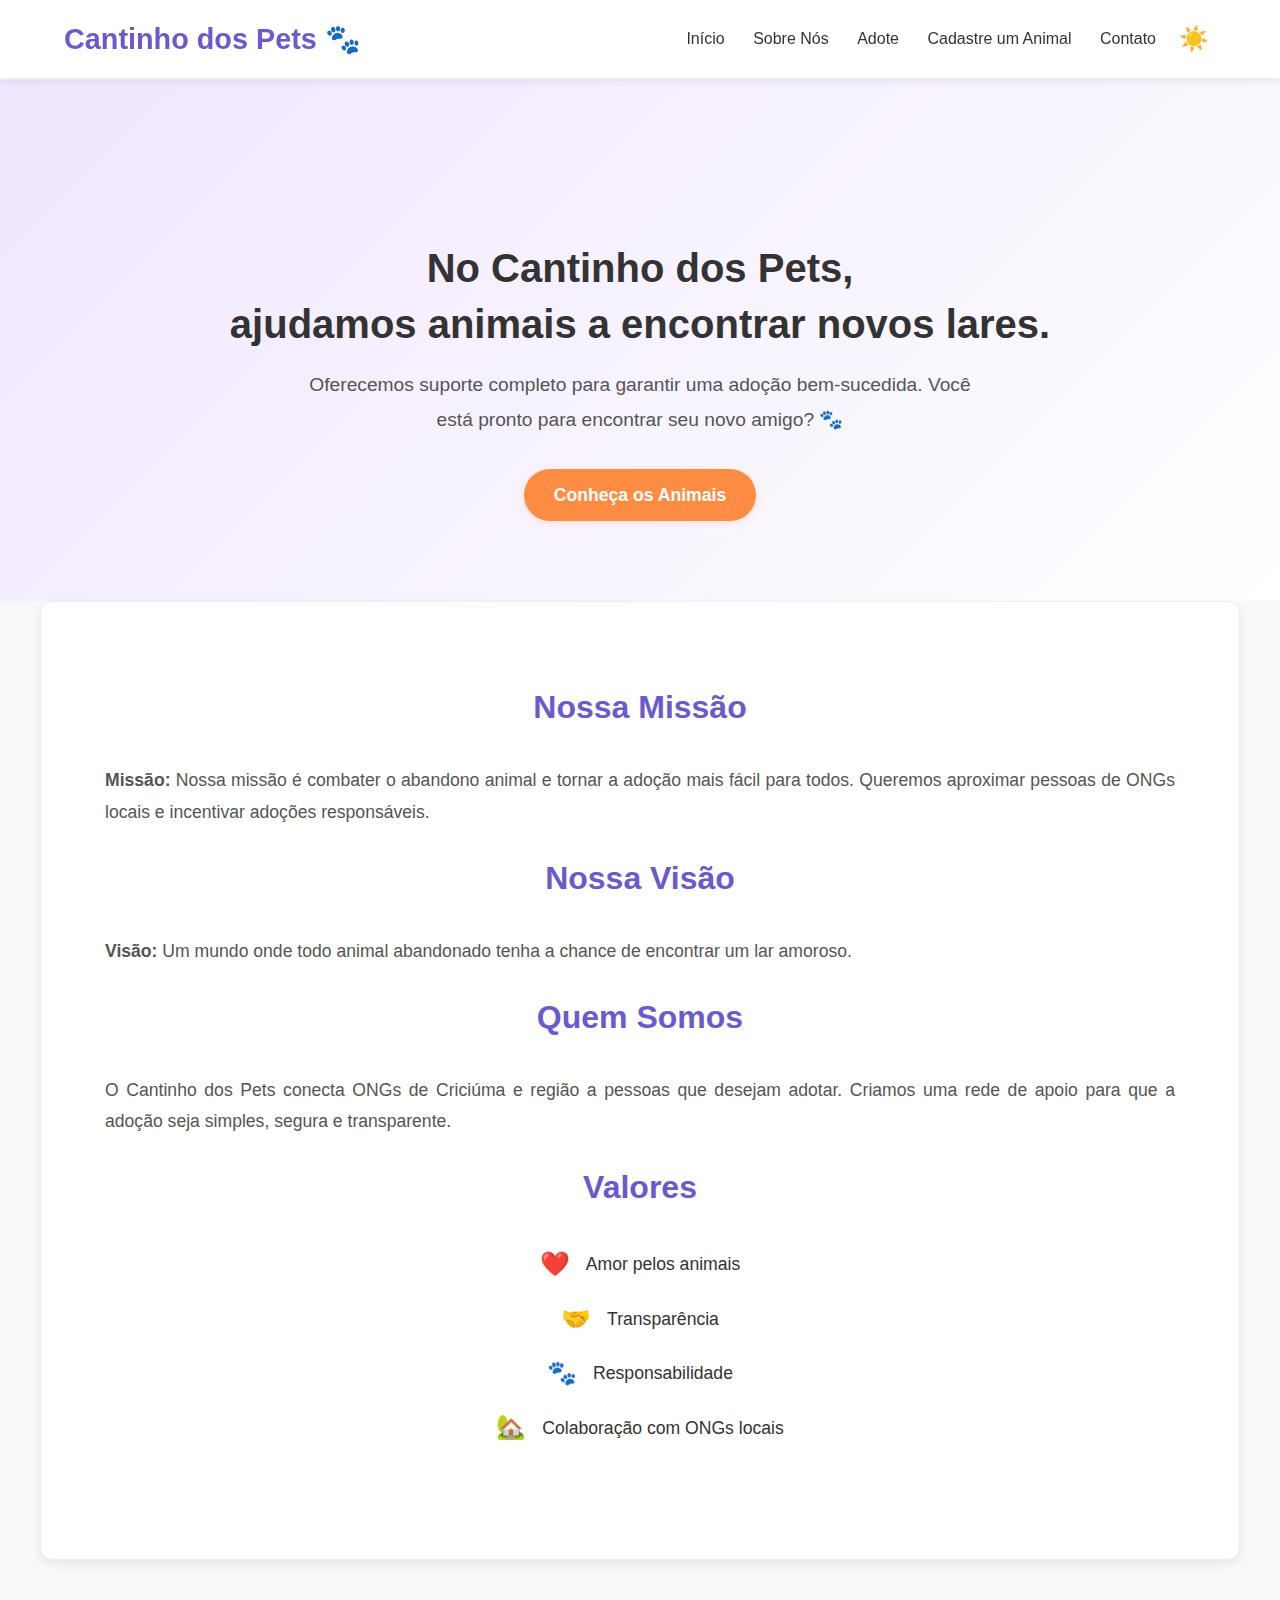
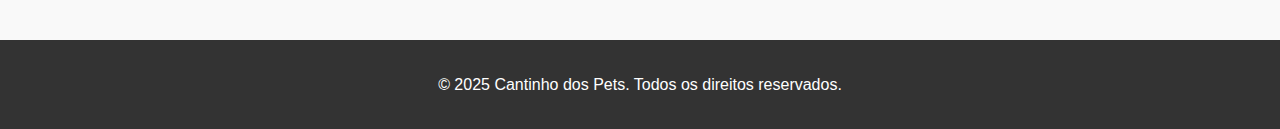
<file: index.html>
<!DOCTYPE html>
<html lang="pt-BR">
<head>
  <meta charset="UTF-8" />
  <meta name="viewport" content="width=device-width, initial-scale=1.0"/>
  <title>Cantinho dos Pets</title>
  <link rel="stylesheet" href="css/style.css" />
  <script src="js/main.js" defer></script>
</head>
<body class="light">
  <header>
    <div class="logo">Cantinho dos Pets 🐾</div>
    <nav>
      <a href="/">Início</a>
      <a href="sobre.html">Sobre Nós</a>
      <a href="adote.html">Adote</a>
      <a href="cadastro.html">Cadastre um Animal</a>
      <a href="contato.html">Contato</a>
    </nav>
    <button id="theme-toggle" class="theme-toggle" aria-label="Alternar modo escuro/claro">
      <span class="theme-icon">☀️</span>
    </button>
  </header>

  <section class="hero">
    <h1>No Cantinho dos Pets,<br>ajudamos animais a encontrar novos lares.</h1>
    <p>Oferecemos suporte completo para garantir uma adoção bem-sucedida. Você está pronto para encontrar seu novo amigo? 🐾</p>
    <a href="adote.html" class="btn-primary">Conheça os Animais</a>
  </section>

  <section class="about-section">
    <h2>Nossa Missão</h2>
    <p><strong>Missão:</strong> Nossa missão é combater o abandono animal e tornar a adoção mais fácil para todos. Queremos aproximar pessoas de ONGs locais e incentivar adoções responsáveis.</p>

    <h2>Nossa Visão</h2>
    <p><strong>Visão:</strong> Um mundo onde todo animal abandonado tenha a chance de encontrar um lar amoroso.</p>

    <h2>Quem Somos</h2>
    <p>O Cantinho dos Pets conecta ONGs de Criciúma e região a pessoas que desejam adotar. Criamos uma rede de apoio para que a adoção seja simples, segura e transparente.</p>

    <h2>Valores</h2>
    <ul class="values">
      <li><span>❤️</span> Amor pelos animais</li>
      <li><span>🤝</span> Transparência</li>
      <li><span>🐾</span> Responsabilidade</li>
      <li><span>🏡</span> Colaboração com ONGs locais</li>
    </ul>
  </section>

  <footer>
    <p>&copy; 2025 Cantinho dos Pets. Todos os direitos reservados.</p>
  </footer>
</body>
</html>
</file>
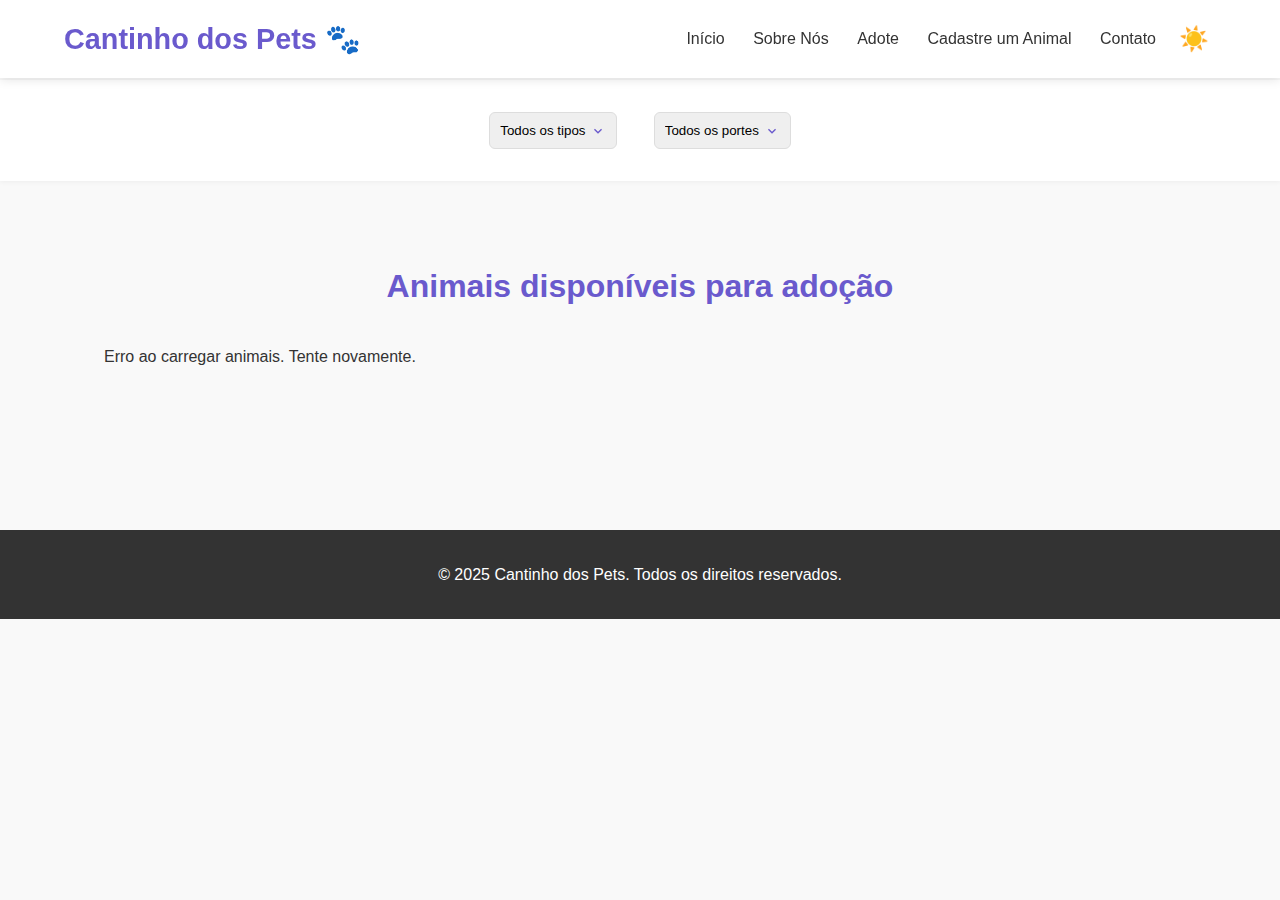
<file: adote.html>
<!DOCTYPE html>
<html lang="pt-BR">
<head>
  <meta charset="UTF-8" />
  <meta name="viewport" content="width=device-width, initial-scale=1.0"/>
  <title>Adote um Pet - Cantinho dos Pets</title>
  <link rel="stylesheet" href="css/style.css" />
  <script src="js/main.js" defer></script>
</head>
<body class="light">
  <header>
    <div class="logo">Cantinho dos Pets 🐾</div>
    <nav>
      <a href="/">Início</a>
      <a href="sobre.html">Sobre Nós</a>
      <a href="adote.html">Adote</a>
      <a href="cadastro.html">Cadastre um Animal</a>
      <a href="contato.html">Contato</a>
    </nav>
    <button id="theme-toggle" class="theme-toggle" aria-label="Alternar modo escuro/claro">
      <span class="theme-icon">☀️</span>
    </button>
  </header>

  <section class="filter-bar">
    <select id="filtro-tipo">
      <option value="">Todos os tipos</option>
      <option value="cachorro">Cachorro</option>
      <option value="gato">Gato</option>
      <option value="outros">Outros</option>
    </select>
    <select id="filtro-porte">
      <option value="">Todos os portes</option>
      <option value="pequeno">Pequeno</option>
      <option value="medio">Médio</option>
      <option value="grande">Grande</option>
    </select>
  </section>

  <section class="animals-list">
    <h2>Animais disponíveis para adoção</h2>
    <div class="cards" id="animais-lista">
      <!-- Carregado via JS -->
    </div>
  </section>

  <!-- Modal de Interesse -->
  <div id="modal-interesse" class="modal">
    <div class="modal-content">
      <span class="close">&times;</span>
      <h3>Tenho Interesse em Adotar!</h3>
      <form id="form-interesse">
        <input type="text" name="nome" placeholder="Seu nome completo" required>
        <input type="email" name="email" placeholder="Seu e-mail" required>
        <input type="tel" name="telefone" placeholder="Seu telefone (opcional)">
        <textarea name="mensagem" placeholder="Por que você quer adotar este animal?"></textarea>
        <input type="hidden" name="animal_id" id="animal-id">
        <button type="submit">Enviar Interesse</button>
      </form>
    </div>
  </div>

  <footer>
    <p>&copy; 2025 Cantinho dos Pets. Todos os direitos reservados.</p>
  </footer>
</body>
</html>
</file>
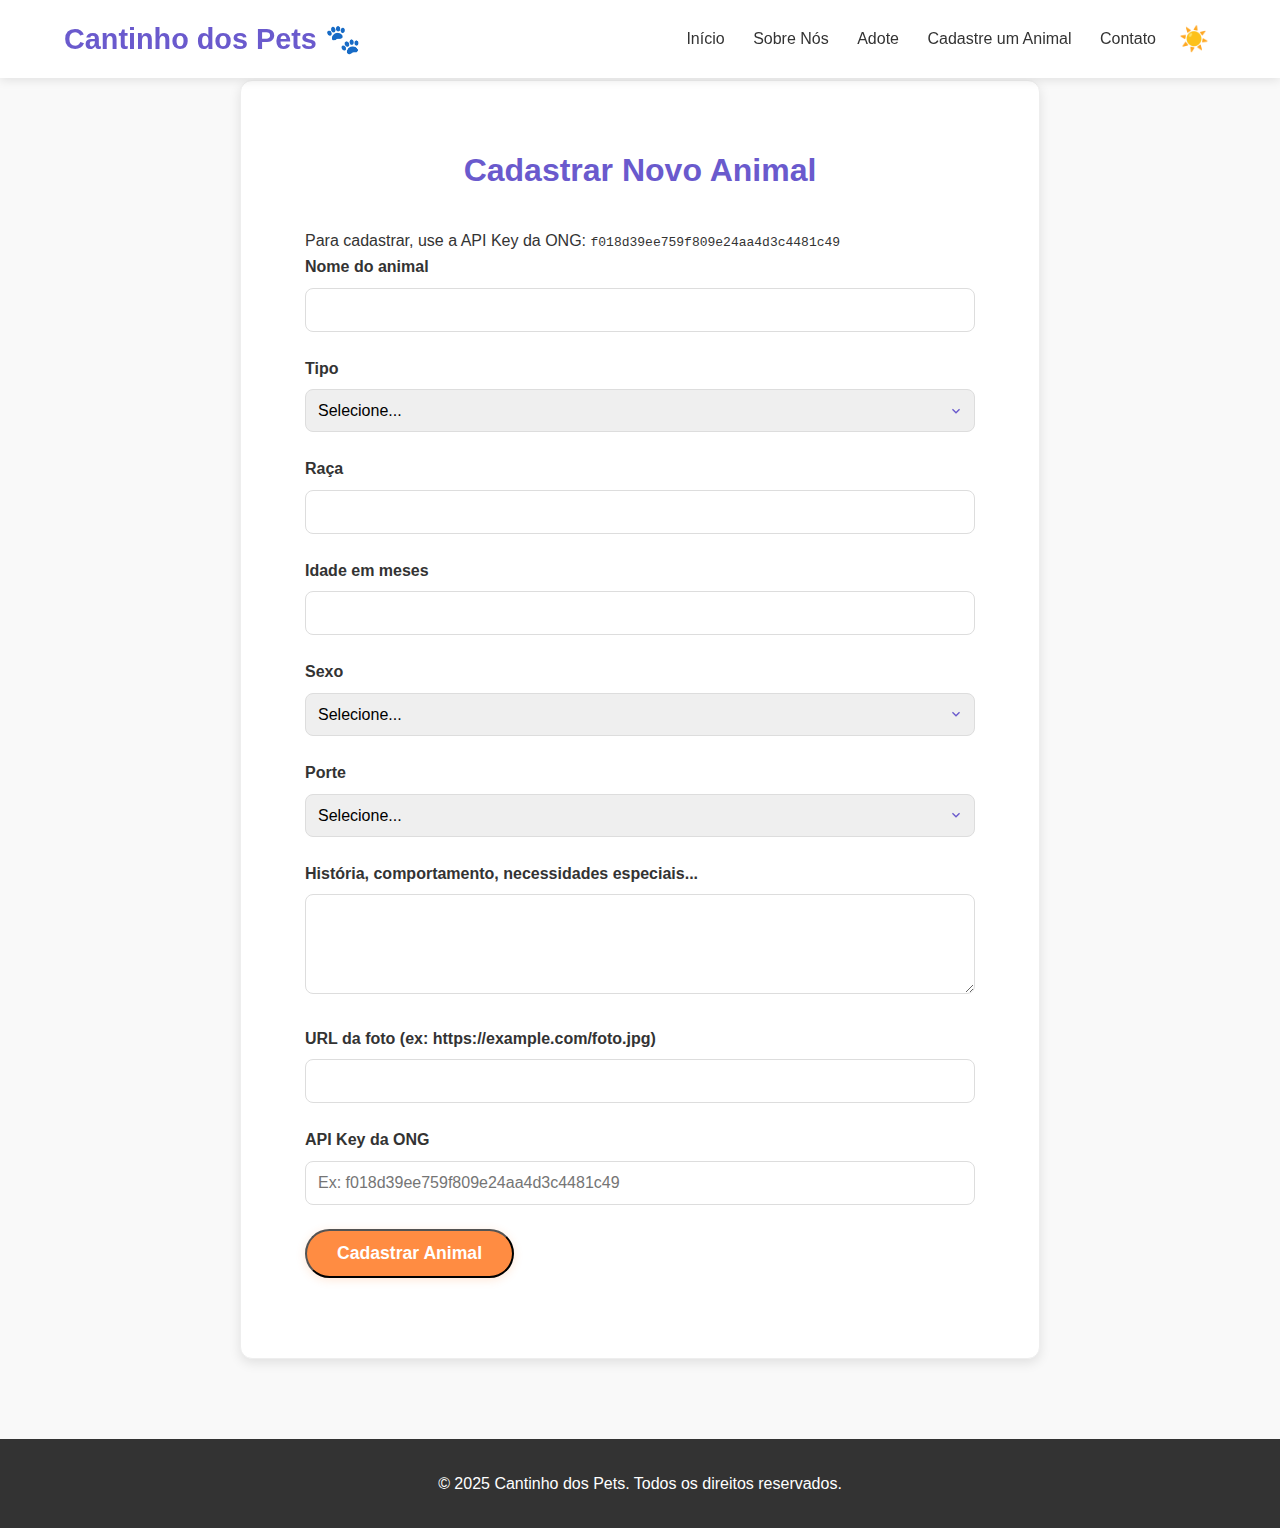
<file: cadastro.html>
<!DOCTYPE html>
<html lang="pt-BR">
<head>
  <meta charset="UTF-8" />
  <meta name="viewport" content="width=device-width, initial-scale=1.0"/>
  <title>Cadastrar Animal - Cantinho dos Pets</title>
  <link rel="stylesheet" href="css/style.css" />
  <script src="js/main.js" defer></script>
</head>
<body class="light">
  <header>
    <div class="logo">Cantinho dos Pets 🐾</div>
    <nav>
      <a href="/">Início</a>
      <a href="sobre.html">Sobre Nós</a>
      <a href="adote.html">Adote</a>
      <a href="cadastro.html">Cadastre um Animal</a>
      <a href="contato.html">Contato</a>
    </nav>
    <button id="theme-toggle" class="theme-toggle" aria-label="Alternar modo escuro/claro">
      <span class="theme-icon">☀️</span>
    </button>
  </header>

  <section class="cadastro-section">
    <h2>Cadastrar Novo Animal</h2>
    <p>Para cadastrar, use a API Key da ONG: <code>f018d39ee759f809e24aa4d3c4481c49</code></p>
    
    <form id="form-cadastro">
      <div class="form-group">
        <label for="nome">Nome do animal</label>
        <input type="text" id="nome" name="nome" required>
      </div>

      <div class="form-group">
        <label for="tipo">Tipo</label>
        <select id="tipo" name="tipo" required>
          <option value="">Selecione...</option>
          <option value="cachorro">Cachorro</option>
          <option value="gato">Gato</option>
          <option value="outros">Outros</option>
        </select>
      </div>

      <div class="form-group">
        <label for="raca">Raça</label>
        <input type="text" id="raca" name="raca">
      </div>

      <div class="form-group">
        <label for="idade">Idade em meses</label>
        <input type="number" id="idade" name="idade" required>
      </div>

      <div class="form-group">
        <label for="sexo">Sexo</label>
        <select id="sexo" name="sexo" required>
          <option value="">Selecione...</option>
          <option value="macho">Macho</option>
          <option value="femea">Fêmea</option>
        </select>
      </div>

      <div class="form-group">
        <label for="porte">Porte</label>
        <select id="porte" name="porte" required>
          <option value="">Selecione...</option>
          <option value="pequeno">Pequeno</option>
          <option value="medio">Médio</option>
          <option value="grande">Grande</option>
        </select>
      </div>

      <div class="form-group">
        <label for="descricao">História, comportamento, necessidades especiais...</label>
        <textarea id="descricao" name="descricao" rows="4" required></textarea>
      </div>

      <div class="form-group">
        <label for="foto_url">URL da foto (ex: https://example.com/foto.jpg)</label>
        <input type="url" id="foto_url" name="foto_url" required>
      </div>

      <div class="form-group">
        <label for="api_key">API Key da ONG</label>
        <input type="text" id="api_key" name="api_key" placeholder="Ex: f018d39ee759f809e24aa4d3c4481c49" required>
      </div>

      <button type="submit" class="btn-primary">Cadastrar Animal</button>
    </form>

    <div id="mensagem-cadastro"></div>
  </section>

  <footer>
    <p>&copy; 2025 Cantinho dos Pets. Todos os direitos reservados.</p>
  </footer>
</body>
</html>
</file>
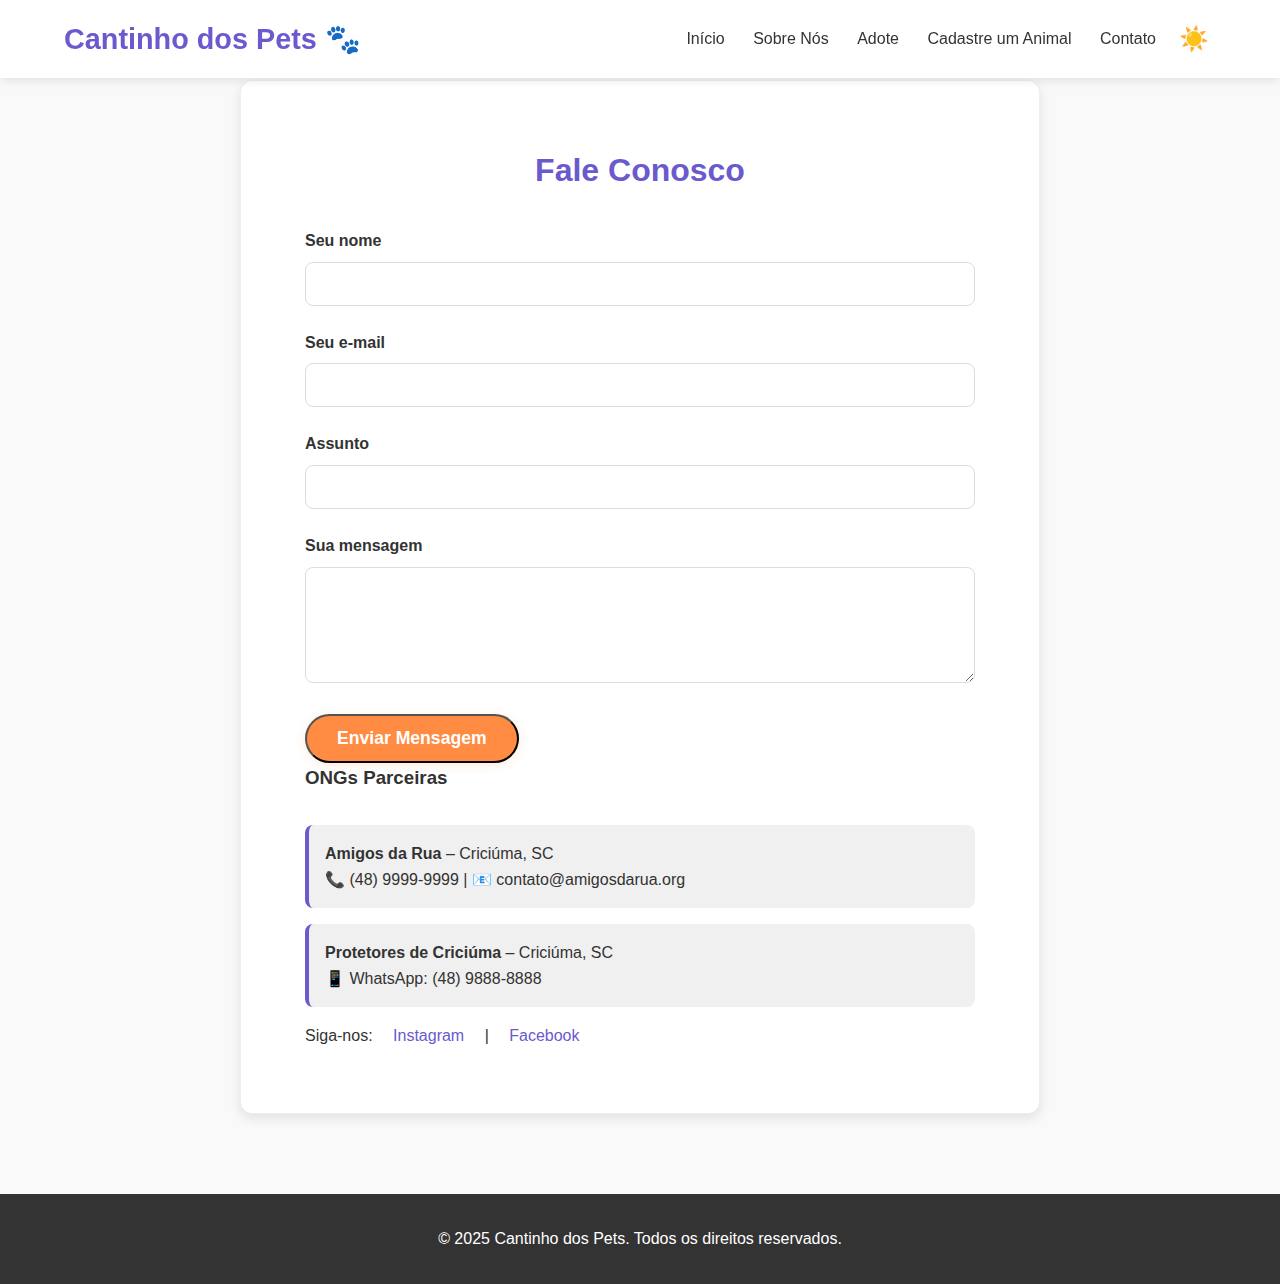
<file: contato.html>
<!DOCTYPE html>
<html lang="pt-BR">
<head>
  <meta charset="UTF-8" />
  <meta name="viewport" content="width=device-width, initial-scale=1.0"/>
  <title>Contato - Cantinho dos Pets</title>
  <link rel="stylesheet" href="css/style.css" />
  <script src="js/main.js" defer></script>
</head>
<body class="light">
  <header>
    <div class="logo">Cantinho dos Pets 🐾</div>
    <nav>
      <a href="/">Início</a>
      <a href="sobre.html">Sobre Nós</a>
      <a href="adote.html">Adote</a>
      <a href="cadastro.html">Cadastre um Animal</a>
      <a href="contato.html">Contato</a>
    </nav>
    <button id="theme-toggle" class="theme-toggle" aria-label="Alternar modo escuro/claro">
      <span class="theme-icon">☀️</span>
    </button>
  </header>

  <section class="contact-section">
    <h2>Fale Conosco</h2>
    <form id="form-contato">
      <div class="form-group">
        <label for="nome">Seu nome</label>
        <input type="text" id="nome" name="nome" required>
      </div>

      <div class="form-group">
        <label for="email">Seu e-mail</label>
        <input type="email" id="email" name="email" required>
      </div>

      <div class="form-group">
        <label for="assunto">Assunto</label>
        <input type="text" id="assunto" name="assunto" required>
      </div>

      <div class="form-group">
        <label for="mensagem">Sua mensagem</label>
        <textarea id="mensagem" name="mensagem" rows="5" required></textarea>
      </div>

      <button type="submit" class="btn-primary">Enviar Mensagem</button>
    </form>

    <div class="ong-info">
      <h3>ONGs Parceiras</h3>
      <ul>
        <li><strong>Amigos da Rua</strong> – Criciúma, SC<br>📞 (48) 9999-9999 | 📧 contato@amigosdarua.org</li>
        <li><strong>Protetores de Criciúma</strong> – Criciúma, SC<br>📱 WhatsApp: (48) 9888-8888</li>
      </ul>
    </div>

    <div class="social-links">
      <p>Siga-nos: <a href="#">Instagram</a> | <a href="#">Facebook</a></p>
    </div>
  </section>

  <footer>
    <p>&copy; 2025 Cantinho dos Pets. Todos os direitos reservados.</p>
  </footer>
</body>
</html>
</file>
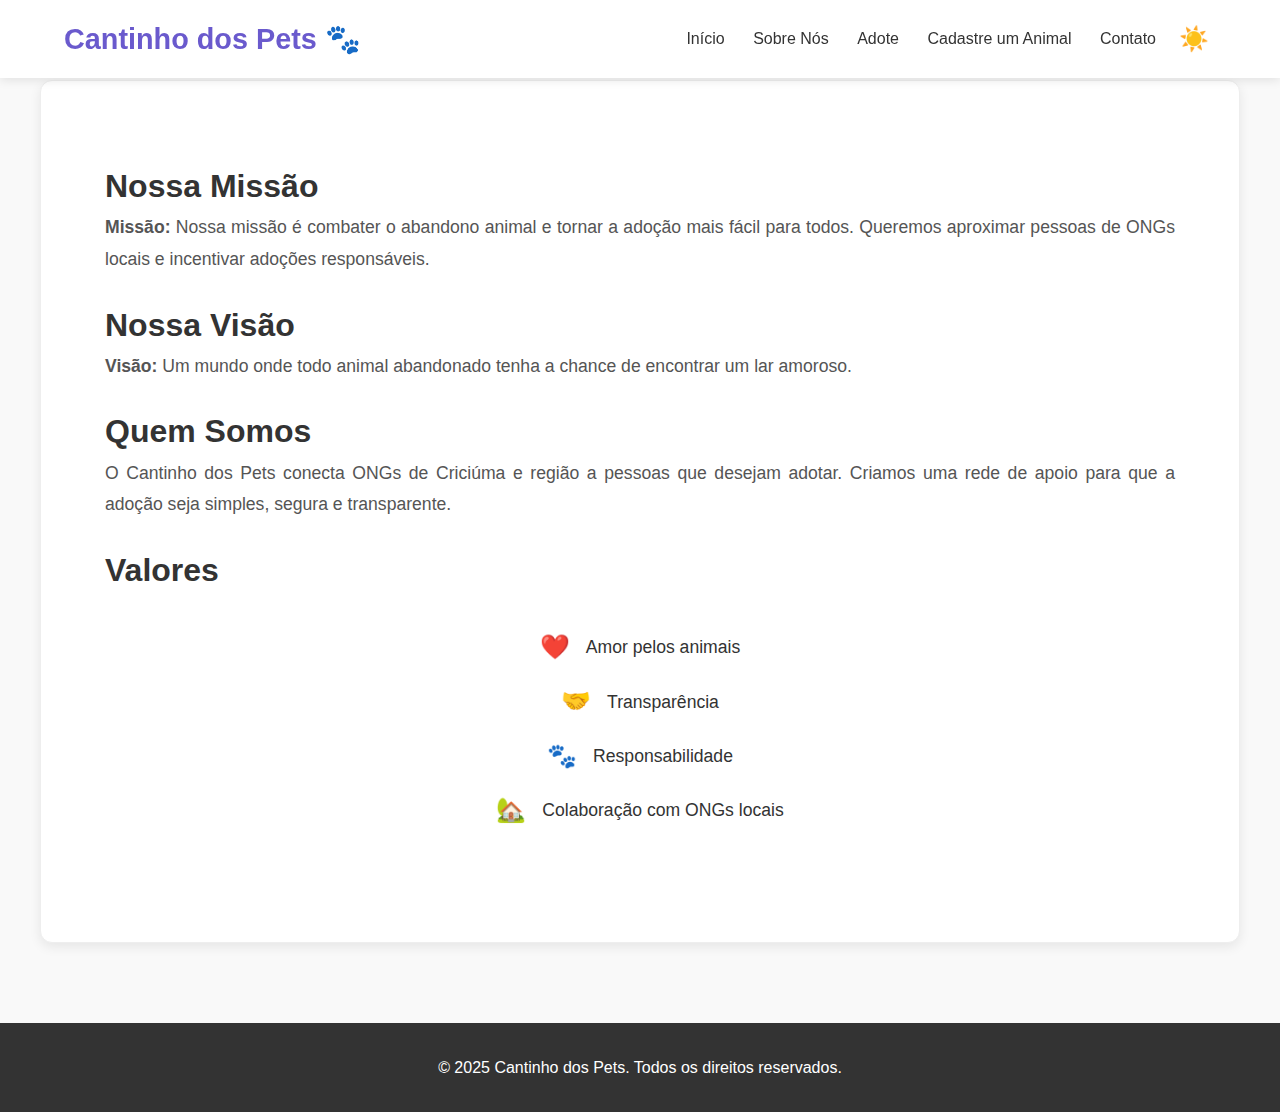
<file: sobre.html>
<!DOCTYPE html>
<html lang="pt-BR">
<head>
  <meta charset="UTF-8" />
  <meta name="viewport" content="width=device-width, initial-scale=1.0"/>
  <title>Sobre Nós - Cantinho dos Pets</title>
  <link rel="stylesheet" href="css/style.css" />
  <script src="js/main.js" defer></script>
</head>
<body class="light">
  <header>
    <div class="logo">Cantinho dos Pets 🐾</div>
    <nav>
      <a href="/">Início</a>
      <a href="sobre.html">Sobre Nós</a>
      <a href="adote.html">Adote</a>
      <a href="cadastro.html">Cadastre um Animal</a>
      <a href="contato.html">Contato</a>
    </nav>
    <button id="theme-toggle" class="theme-toggle" aria-label="Alternar modo escuro/claro">
      <span class="theme-icon">☀️</span>
    </button>
  </header>

  <section class="about-section">
    <h1>Nossa Missão</h1>
    <p><strong>Missão:</strong> Nossa missão é combater o abandono animal e tornar a adoção mais fácil para todos. Queremos aproximar pessoas de ONGs locais e incentivar adoções responsáveis.</p>

    <h1>Nossa Visão</h1>
    <p><strong>Visão:</strong> Um mundo onde todo animal abandonado tenha a chance de encontrar um lar amoroso.</p>

    <h1>Quem Somos</h1>
    <p>O Cantinho dos Pets conecta ONGs de Criciúma e região a pessoas que desejam adotar. Criamos uma rede de apoio para que a adoção seja simples, segura e transparente.</p>

    <h1>Valores</h1>
    <ul class="values">
      <li><span>❤️</span> Amor pelos animais</li>
      <li><span>🤝</span> Transparência</li>
      <li><span>🐾</span> Responsabilidade</li>
      <li><span>🏡</span> Colaboração com ONGs locais</li>
    </ul>
  </section>

  <footer>
    <p>&copy; 2025 Cantinho dos Pets. Todos os direitos reservados.</p>
  </footer>
</body>
</html>
</file>
<file: css/style.css>
* {
  margin: 0;
  padding: 0;
  box-sizing: border-box;
}

body {
  font-family: 'Poppins', sans-serif;
  background-color: #f9f9f9;
  color: #333;
  line-height: 1.6;
  padding-top: 80px;
}

header {
  display: flex;
  justify-content: center;
  align-items: center;
  padding: 1rem 5%;
  background-color: #fff;
  box-shadow: 0 2px 10px rgba(0,0,0,0.1);
  position: fixed;
  width: 100%;
  top: 0;
  z-index: 1000;
}

.logo {
  font-size: 1.8rem;
  font-weight: 700;
  color: #6A5ACD;
  margin-right: auto;
}

nav {
  margin-left: auto;
}

nav a {
  margin-left: 1.5rem;
  text-decoration: none;
  color: #333;
  font-weight: 500;
  transition: color 0.3s;
}

nav a:hover {
  color: #FF8C42;
}

.theme-toggle {
  background: none;
  border: none;
  font-size: 1.5rem;
  cursor: pointer;
  padding: 0.5rem;
  border-radius: 50%;
  margin-left: 1rem;
  transition: background-color 0.3s ease, color 0.3s ease;
  display: flex;
  align-items: center;
  justify-content: center;
  width: 44px;
  height: 44px;
}

.theme-toggle:hover {
  background-color: rgba(0,0,0,0.05);
}

.theme-toggle.dark:hover {
  background-color: rgba(255,255,255,0.1);
}

.theme-icon {
  transition: transform 0.3s ease;
}

/* Modo claro (padrão) */
body.light {
  background-color: #f9f9f9;
  color: #333;
}

/* Modo escuro */
body.dark {
  background-color: #121212;
  color: #e0e0e0;
}

body.dark header {
  background-color: #1e1e1e;
  box-shadow: 0 2px 15px rgba(0,0,0,0.3);
}

body.dark .hero {
  background: linear-gradient(135deg, #1e1e1e, #0f0f0f);
}

body.dark .about-section,
body.dark .cadastro-section,
body.dark .contact-section,
body.dark .animals-list {
  background-color: #1e1e1e;
  border-color: #333;
  box-shadow: 0 4px 12px rgba(0,0,0,0.4);
}

body.dark .card-animal,
body.dark .feature-card {
  background-color: #2d2d2d;
  box-shadow: 0 4px 12px rgba(0,0,0,0.3);
  border: 1px solid #333;
}

body.dark .card-animal img {
  opacity: 0.95;
}

body.dark h1,
body.dark h2,
body.dark h3,
body.dark p,
body.dark small,
body.dark label,
body.dark .btn-primary,
body.dark nav a,
body.dark .values li span,
body.dark .modal-content,
body.dark footer,
body.dark .filter-bar,
body.dark .form-group input,
body.dark .form-group select,
body.dark .form-group textarea {
  color: #e0e0e0;
}

body.dark .btn-primary {
  background-color: #FF8C42;
  box-shadow: 0 2px 10px rgba(255, 140, 66, 0.3);
}

body.dark .btn-primary:hover {
  background-color: #e67e22;
}

body.dark .btn-secondary {
  background-color: #FF8C42;
}

body.dark .btn-secondary:hover {
  background-color: #e67e22;
}

body.dark .filter-bar {
  background-color: #1e1e1e;
  box-shadow: 0 1px 5px rgba(0,0,0,0.3);
}

body.dark .form-group input,
body.dark .form-group select,
body.dark .form-group textarea {
  background-color: #2d2d2d;
  border-color: #444;
  color: #e0e0e0;
}

body.dark .form-group input:focus,
body.dark .form-group select:focus,
body.dark .form-group textarea:focus {
  box-shadow: 0 0 0 2px rgba(255, 140, 66, 0.3);
}

body.dark .ong-info li {
  background-color: #2d2d2d;
  border-left-color: #FF8C42;
}

body.dark .modal-content {
  background-color: #2d2d2d;
  color: #e0e0e0;
  border: 1px solid #444;
}

body.dark footer {
  background-color: #0f0f0f;
  border-top: 1px solid #333;
}

body.dark .theme-toggle {
  background-color: rgba(255,255,255,0.1);
  color: #fff;
}

.hero {
  padding: 10rem 5% 5rem;
  text-align: center;
  background: linear-gradient(135deg, #f0e6ff, #ffffff);
}

.hero h1 {
  font-size: 2.5rem;
  color: #333;
  margin-bottom: 1rem;
  line-height: 1.4;
}

.hero p {
  font-size: 1.2rem;
  color: #555;
  max-width: 700px;
  margin: 0 auto 2rem;
  line-height: 1.8;
}

.btn-primary {
  display: inline-block;
  background-color: #FF8C42;
  color: white;
  padding: 12px 30px;
  border-radius: 30px;
  text-decoration: none;
  font-weight: 600;
  font-size: 1.1rem;
  transition: background-color 0.3s;
  box-shadow: 0 2px 10px rgba(255, 140, 66, 0.2);
}

.btn-primary:hover {
  background-color: #e67e22;
  box-shadow: 0 4px 15px rgba(255, 140, 66, 0.3);
}

.about-section {
  padding: 5rem 5%;
  max-width: 1200px;
  margin: 0 auto;
  background-color: #fff;
  border-radius: 12px;
  box-shadow: 0 4px 12px rgba(0,0,0,0.08);
  border: 1px solid #eee;
}

.about-section h2 {
  text-align: center;
  font-size: 2rem;
  margin-bottom: 2rem;
  color: #6A5ACD;
  font-weight: 700;
}

.about-section p {
  font-size: 1.1rem;
  line-height: 1.8;
  margin-bottom: 1.5rem;
  color: #555;
  text-align: justify;
}

.values {
  margin: 2rem 0;
  list-style: none;
  text-align: center;
}

.values li {
  margin: 1rem 0;
  font-size: 1.1rem;
  display: flex;
  align-items: center;
  justify-content: center;
}

.values li span {
  margin-right: 1rem;
  font-size: 1.5rem;
}

.filter-bar {
  padding: 2rem 5%;
  text-align: center;
  background-color: #fff;
  box-shadow: 0 1px 5px rgba(0,0,0,0.05);
  position: sticky;
  top: 80px;
  z-index: 999;
}

.filter-bar select {
  margin: 0 1rem;
  padding: 10px;
  border: 1px solid #ddd;
  border-radius: 6px;
  font-family: inherit;
  appearance: none;
  background-image: url("data:image/svg+xml;charset=UTF-8,%3Csvg xmlns='http://www.w3.org/2000/svg' width='24' height='24' viewBox='0 0 24 24'%3E%3Cpath d='M7.41 8.59L12 13.17l4.59-4.58L18 10l-6 6-6-6z' fill='%236A5ACD'/%3E%3C/svg%3E");
  background-repeat: no-repeat;
  background-position: right 10px center;
  background-size: 16px;
  padding-right: 30px;
}

.animals-list {
  padding: 5rem 5%;
  max-width: 1200px;
  margin: 0 auto;
}

.animals-list h2 {
  text-align: center;
  font-size: 2rem;
  margin-bottom: 2rem;
  color: #6A5ACD;
}

.cards {
  display: grid;
  grid-template-columns: repeat(auto-fit, minmax(280px, 1fr));
  gap: 2rem;
  margin-top: 2rem;
}

.card-animal {
  background: white;
  border-radius: 12px;
  overflow: hidden;
  box-shadow: 0 4px 12px rgba(0,0,0,0.1);
  transition: transform 0.3s, box-shadow 0.3s;
}

.card-animal:hover {
  transform: translateY(-5px);
  box-shadow: 0 8px 20px rgba(0,0,0,0.15);
}

.card-animal img {
  width: 100%;
  height: 200px;
  object-fit: cover;
}

.card-animal h3 {
  padding: 1rem;
  font-size: 1.3rem;
  color: #333;
}

.card-animal p {
  padding: 0 1rem 0.5rem;
  color: #666;
  font-size: 0.9rem;
}

.card-animal small {
  display: block;
  padding: 0 1rem 1rem;
  color: #888;
  font-style: italic;
}

.btn-secondary {
  display: block;
  width: 100%;
  background-color: #FF8C42;
  color: white;
  border: none;
  padding: 10px;
  border-radius: 0 0 12px 12px;
  cursor: pointer;
  font-weight: 600;
  transition: background-color 0.3s;
}

.btn-secondary:hover {
  background-color: #e67e22;
}

.btn-link {
  display: block;
  text-align: center;
  margin-top: 2rem;
  color: #6A5ACD;
  text-decoration: none;
  font-weight: 600;
}

.btn-link:hover {
  text-decoration: underline;
}

.cadastro-section,
.contact-section {
  padding: 4rem 5%;
  max-width: 800px;
  margin: 0 auto;
  background-color: #fff;
  border-radius: 12px;
  box-shadow: 0 4px 12px rgba(0,0,0,0.1);
  border: 1px solid #eee;
}

.cadastro-section h2,
.contact-section h2 {
  text-align: center;
  font-size: 2rem;
  margin-bottom: 2rem;
  color: #6A5ACD;
}

.form-group {
  margin-bottom: 1.5rem;
}

.form-group label {
  display: block;
  margin-bottom: 0.5rem;
  font-weight: 600;
  color: #333;
}

.form-group input,
.form-group select,
.form-group textarea {
  width: 100%;
  padding: 12px;
  border: 1px solid #ddd;
  border-radius: 8px;
  font-family: inherit;
  font-size: 1rem;
  transition: border-color 0.3s;
}

.form-group input:focus,
.form-group select:focus,
.form-group textarea:focus {
  outline: none;
  border-color: #6A5ACD;
  box-shadow: 0 0 0 2px rgba(106, 90, 205, 0.2);
}

.form-group select {
  appearance: none;
  background-image: url("data:image/svg+xml;charset=UTF-8,%3Csvg xmlns='http://www.w3.org/2000/svg' width='24' height='24' viewBox='0 0 24 24'%3E%3Cpath d='M7.41 8.59L12 13.17l4.59-4.58L18 10l-6 6-6-6z' fill='%236A5ACD'/%3E%3C/svg%3E");
  background-repeat: no-repeat;
  background-position: right 10px center;
  background-size: 16px;
  padding-right: 30px;
}

.form-group textarea {
  resize: vertical;
  min-height: 100px;
}

#mensagem-cadastro,
#mensagem-registro {
  margin-top: 1rem;
  text-align: center;
  font-weight: 600;
}

.ong-info ul {
  list-style: none;
  margin-top: 2rem;
}

.ong-info li {
  margin-bottom: 1rem;
  padding: 1rem;
  background-color: #f0f0f0;
  border-radius: 8px;
  border-left: 4px solid #6A5ACD;
}

.social-links a {
  color: #6A5ACD;
  margin: 0 1rem;
  text-decoration: none;
}

.modal {
  display: none;
  position: fixed;
  z-index: 2000;
  left: 0;
  top: 0;
  width: 100%;
  height: 100%;
  background-color: rgba(0,0,0,0.5);
}

.modal-content {
  background-color: white;
  margin: 10% auto;
  padding: 2rem;
  width: 90%;
  max-width: 500px;
  border-radius: 12px;
  position: relative;
  animation: slideUp 0.4s ease-out;
}

@keyframes slideUp {
  from { transform: translateY(30px); opacity: 0; }
  to { transform: translateY(0); opacity: 1; }
}

.close {
  position: absolute;
  right: 15px;
  top: 10px;
  font-size: 28px;
  font-weight: bold;
  cursor: pointer;
}

footer {
  text-align: center;
  padding: 2rem;
  background-color: #333;
  color: white;
  margin-top: 5rem;
}

/* Responsive */
@media (max-width: 768px) {
  header { flex-direction: column; padding: 1rem; }
  nav { margin-top: 1rem; }
  nav a { margin: 0 0.5rem; }

  .hero h1 { font-size: 2rem; }
  .hero p { font-size: 1.1rem; }
  .btn-primary { padding: 10px 25px; font-size: 1rem; }

  .about-section,
  .cadastro-section,
  .contact-section,
  .animals-list {
    padding: 3rem 3%;
  }

  .feature-card,
  .card-animal {
    padding: 1.5rem;
  }

  .cards {
    grid-template-columns: 1fr;
  }

  .filter-bar {
    padding: 1.5rem 3%;
  }

  .filter-bar select {
    margin: 0.5rem 0;
    width: 100%;
  }
}
</file>
